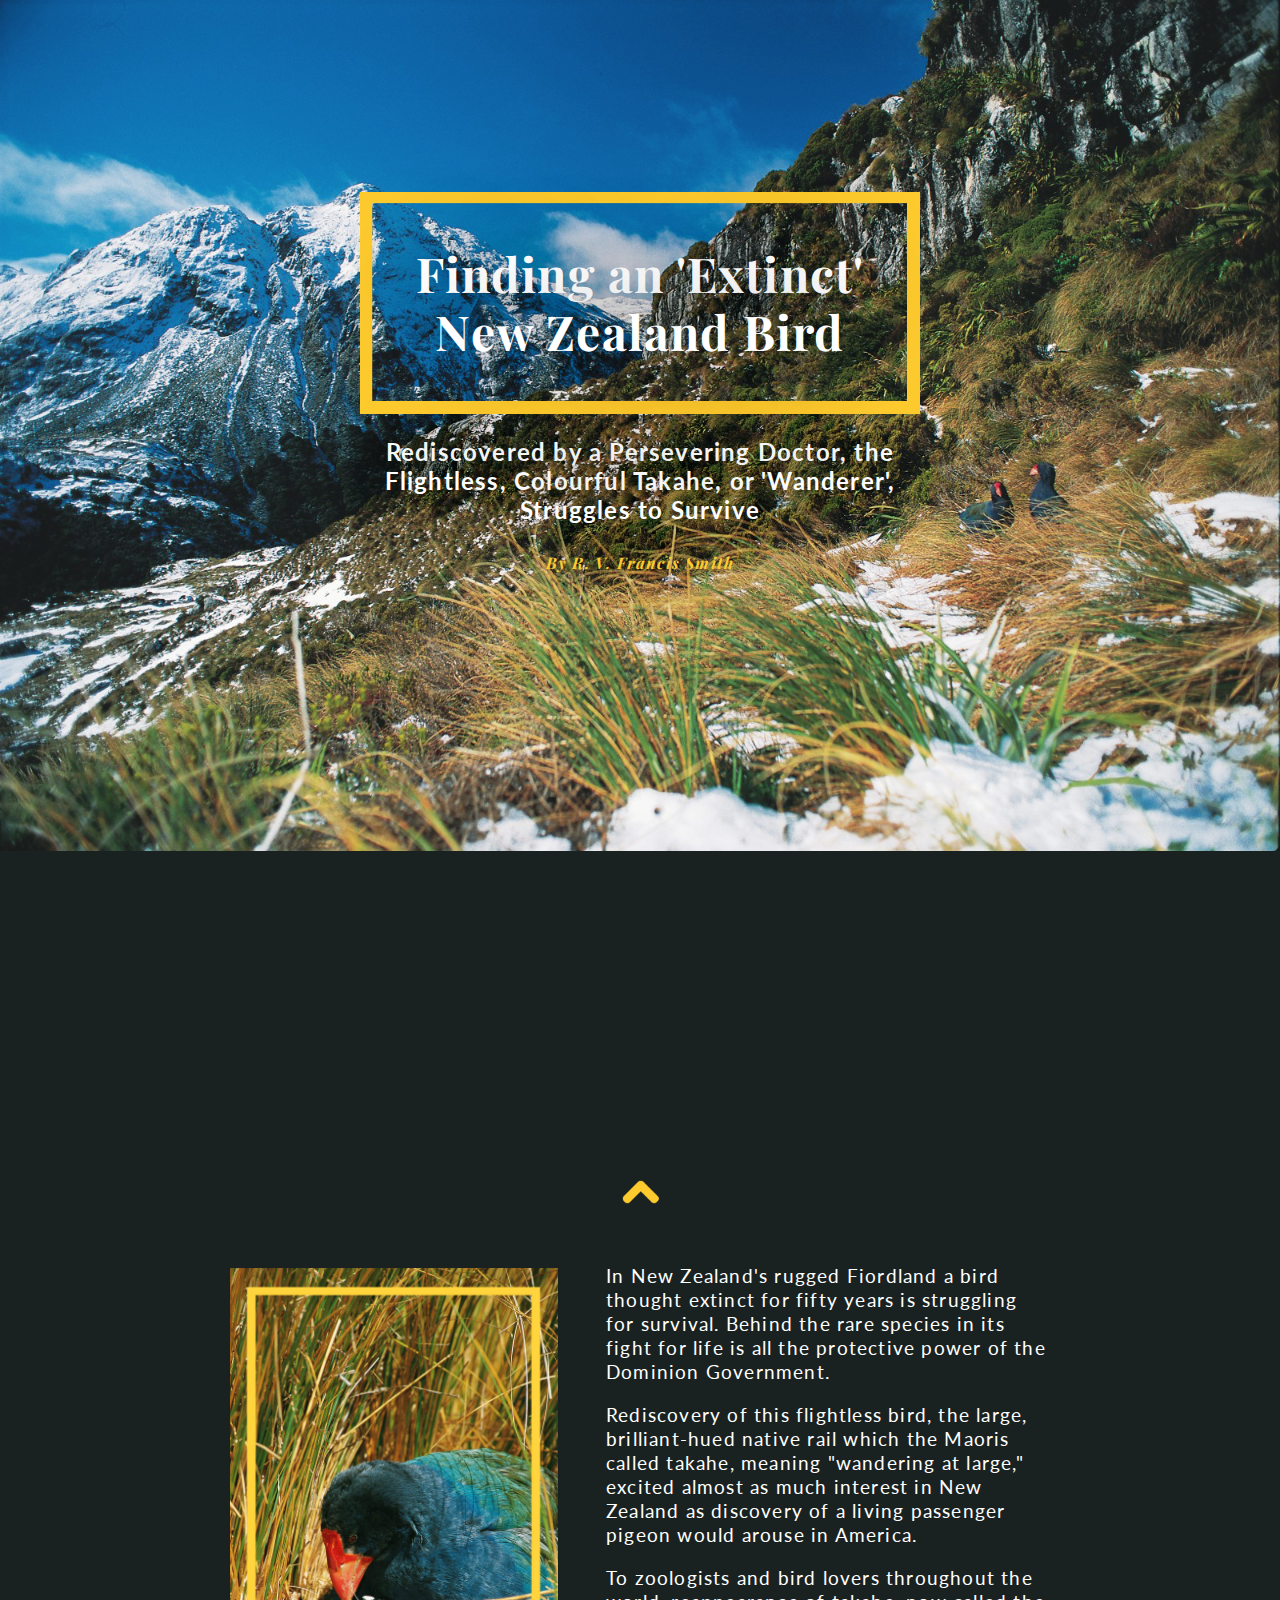
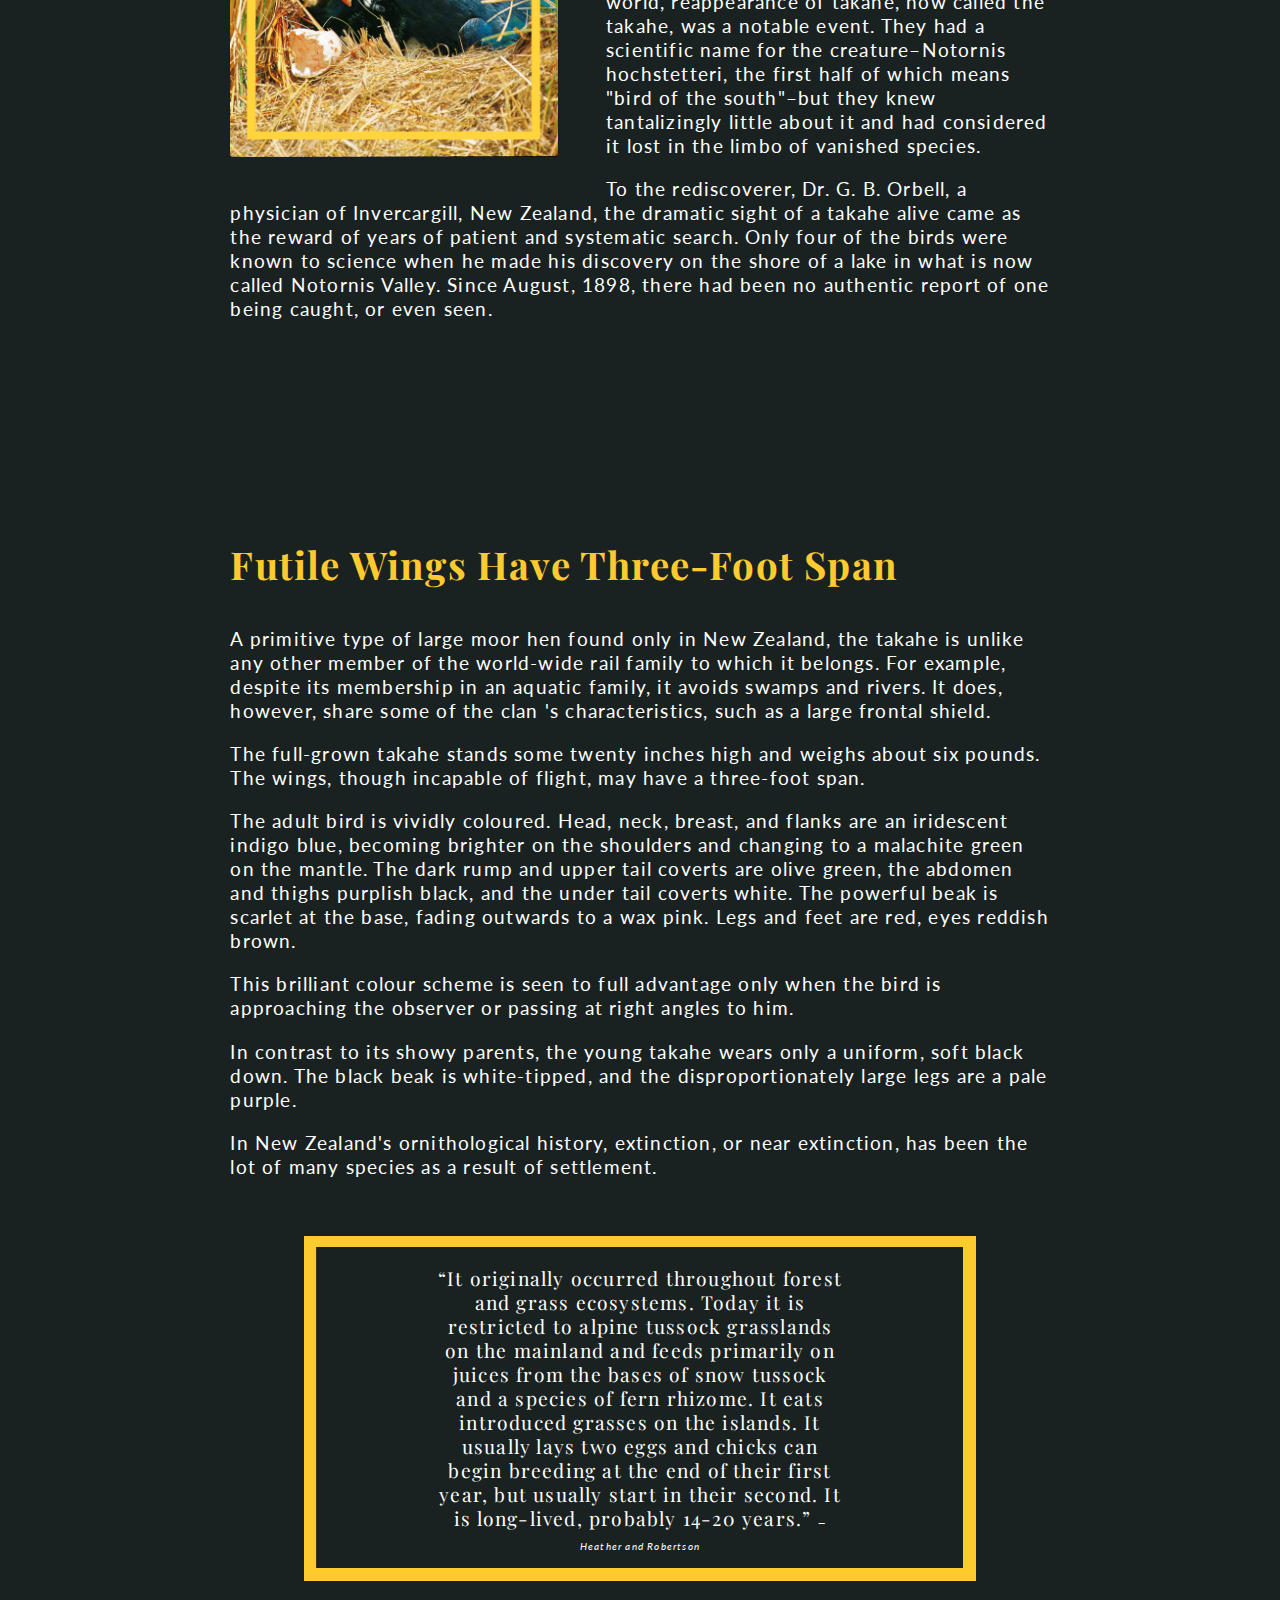
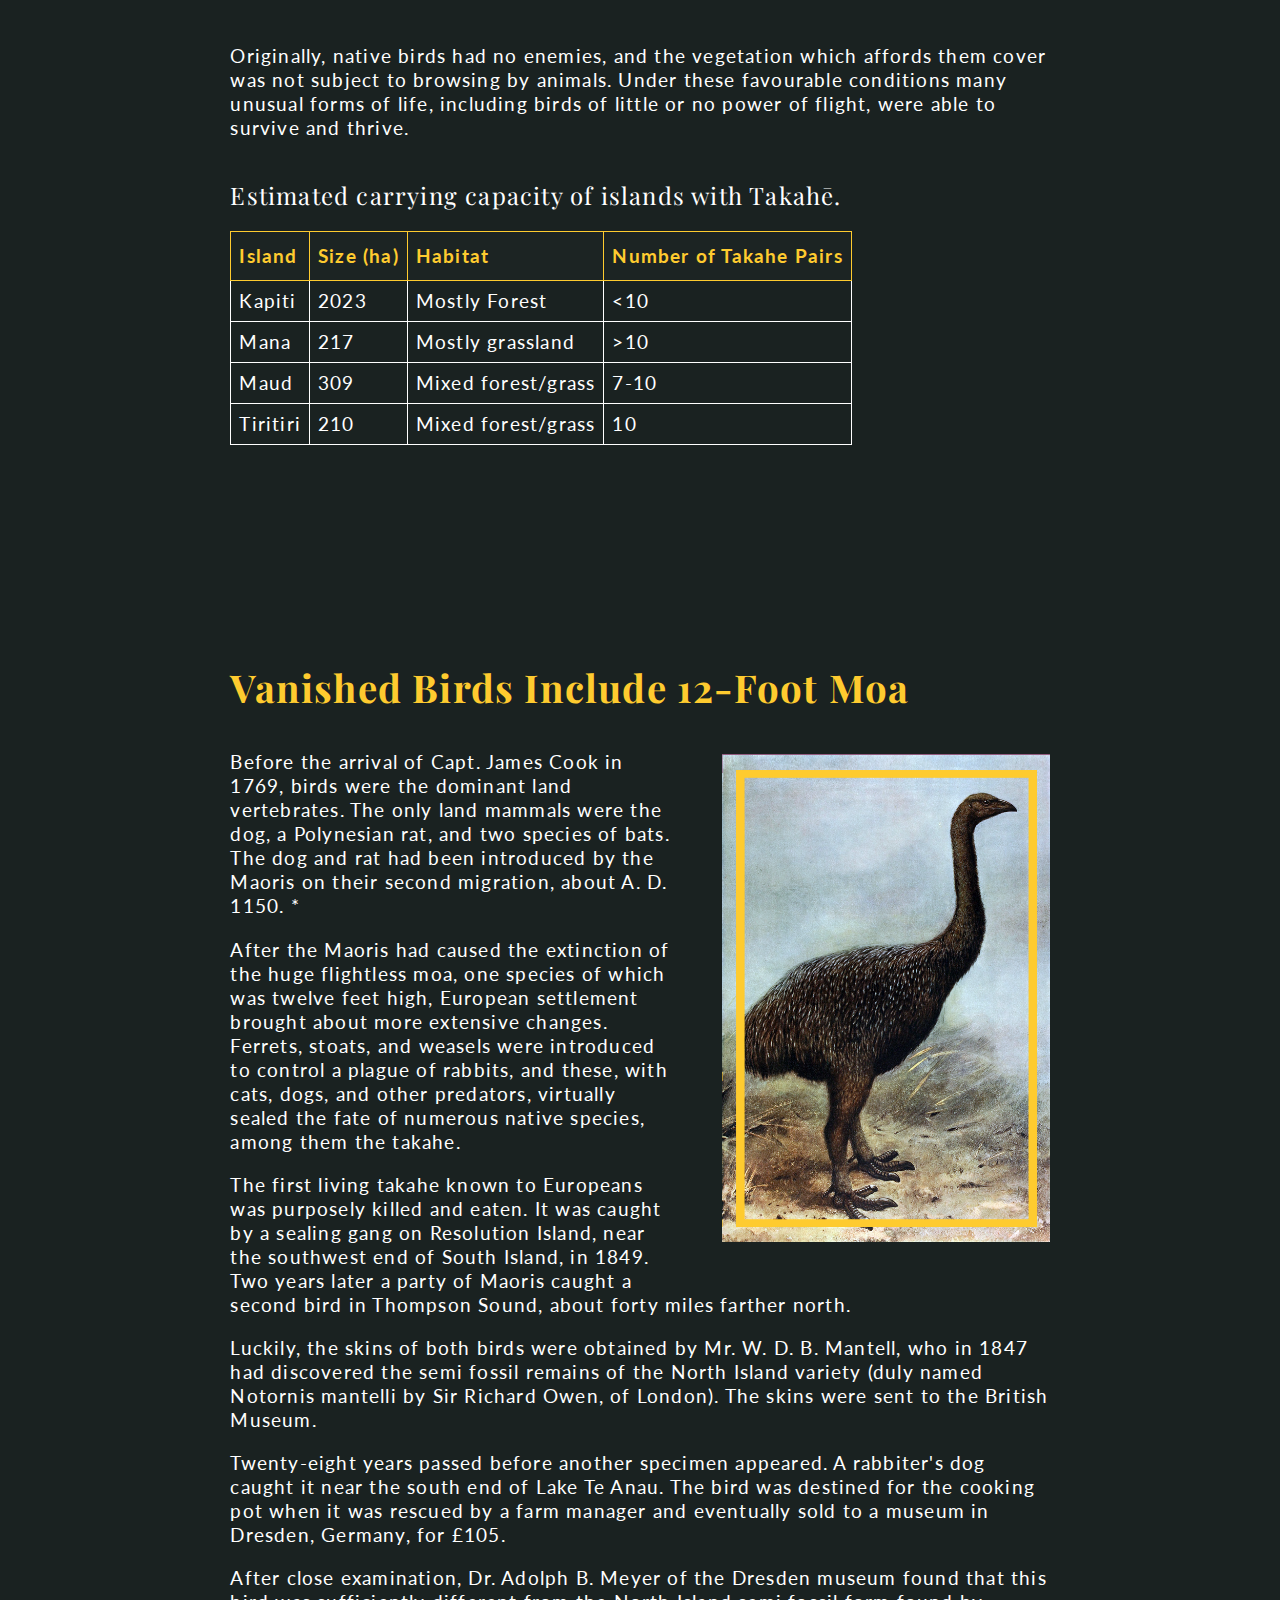
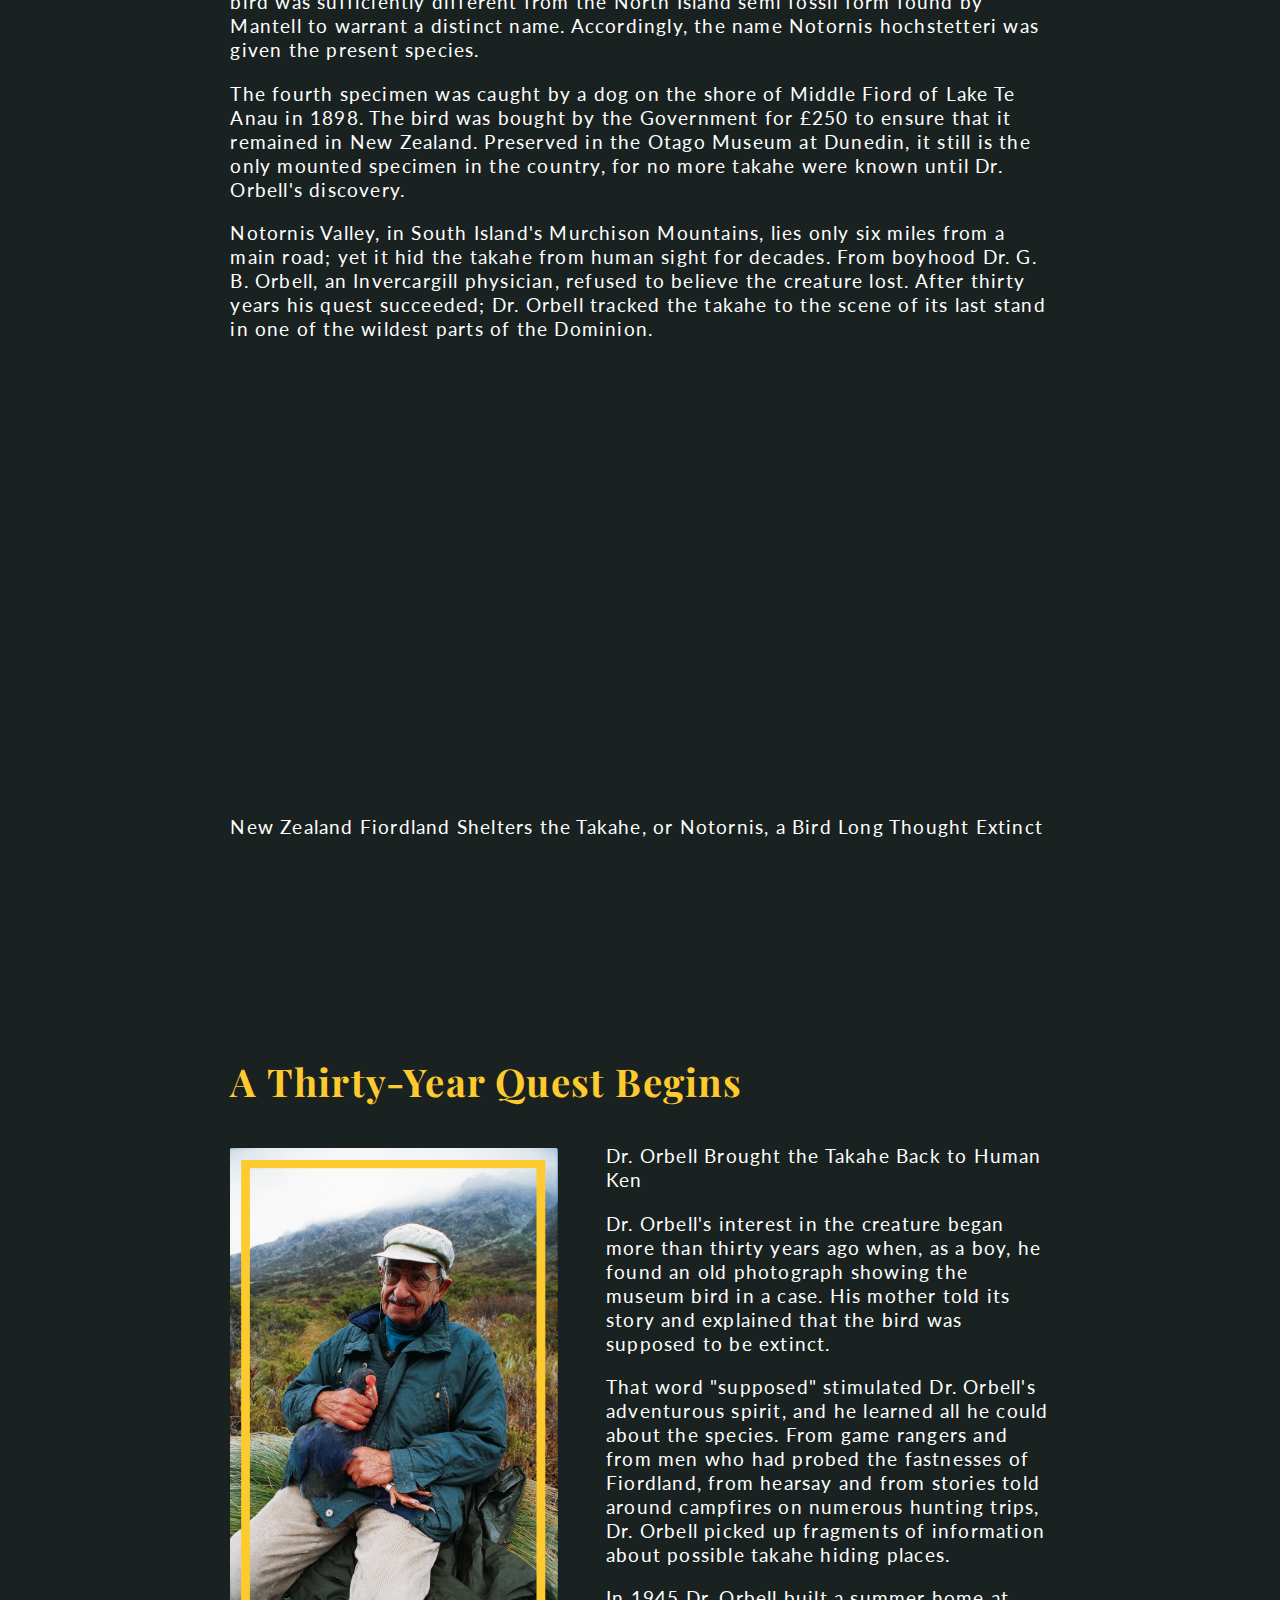
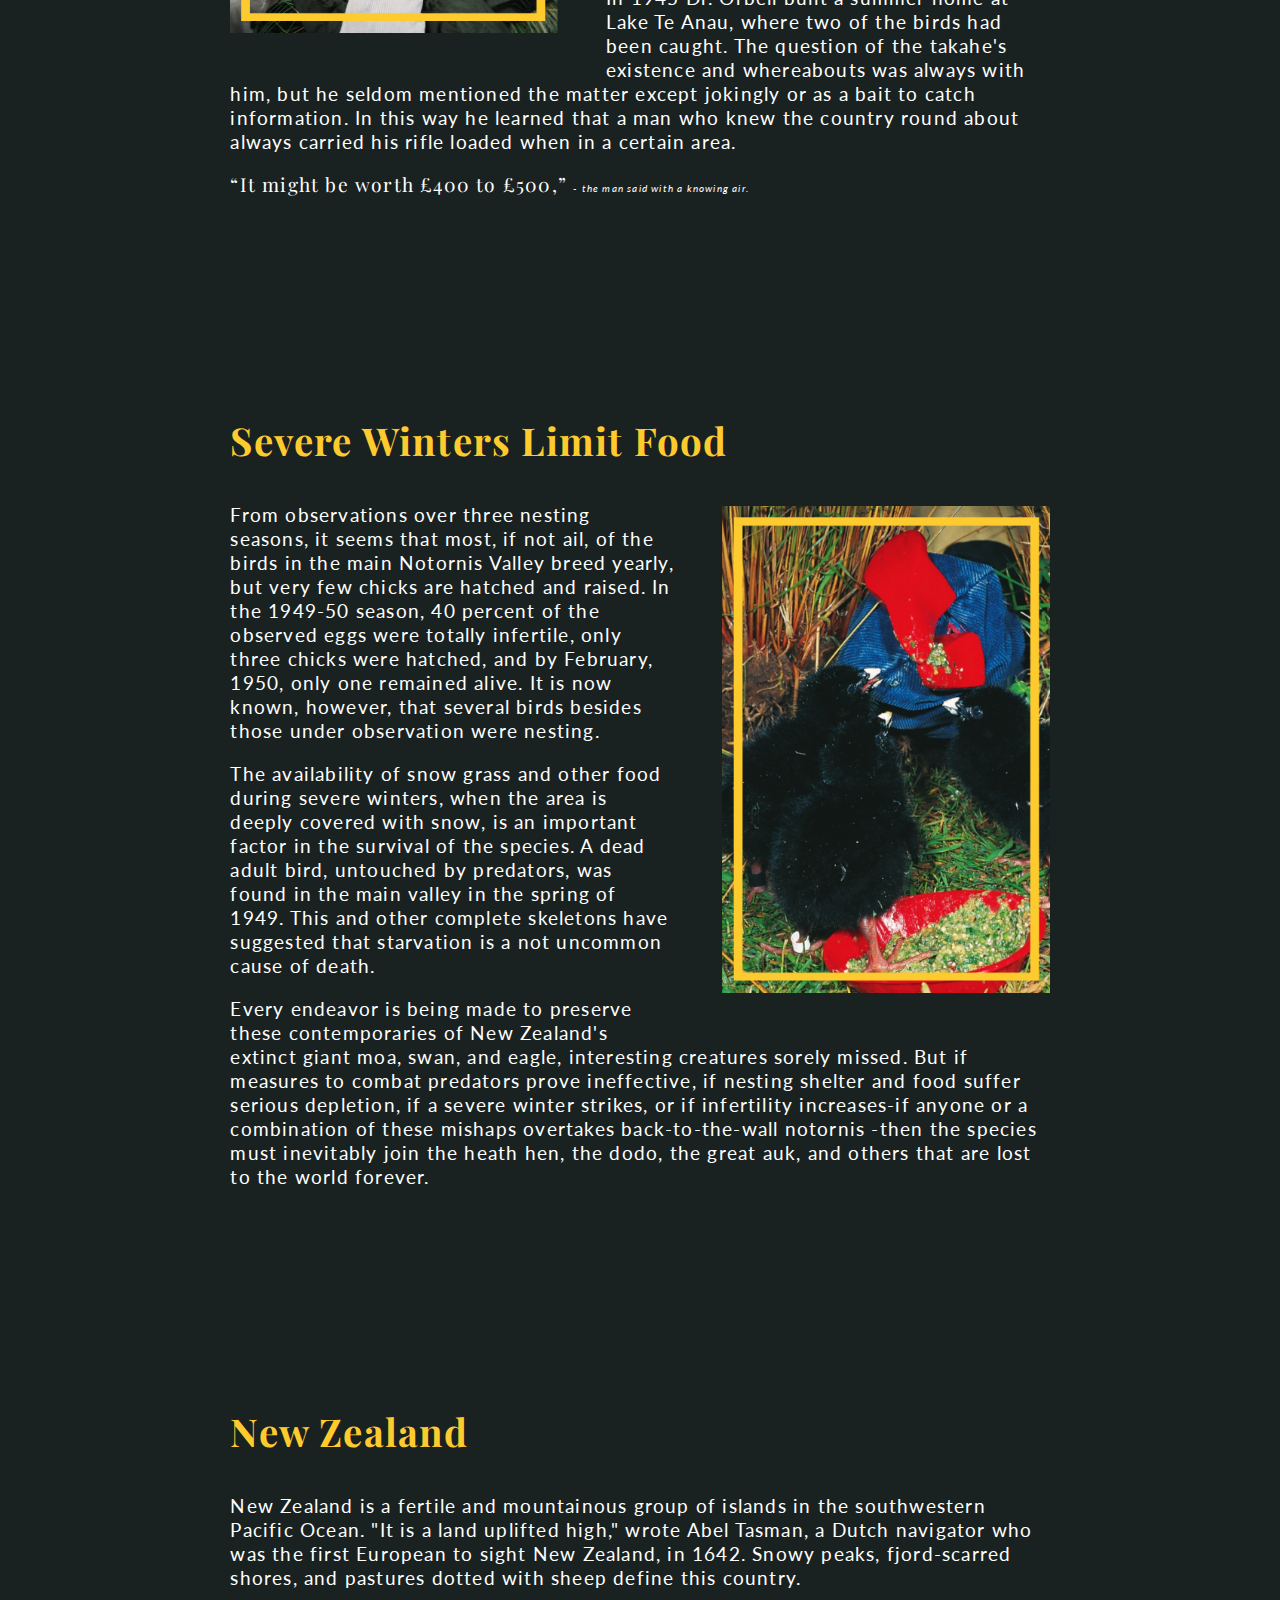
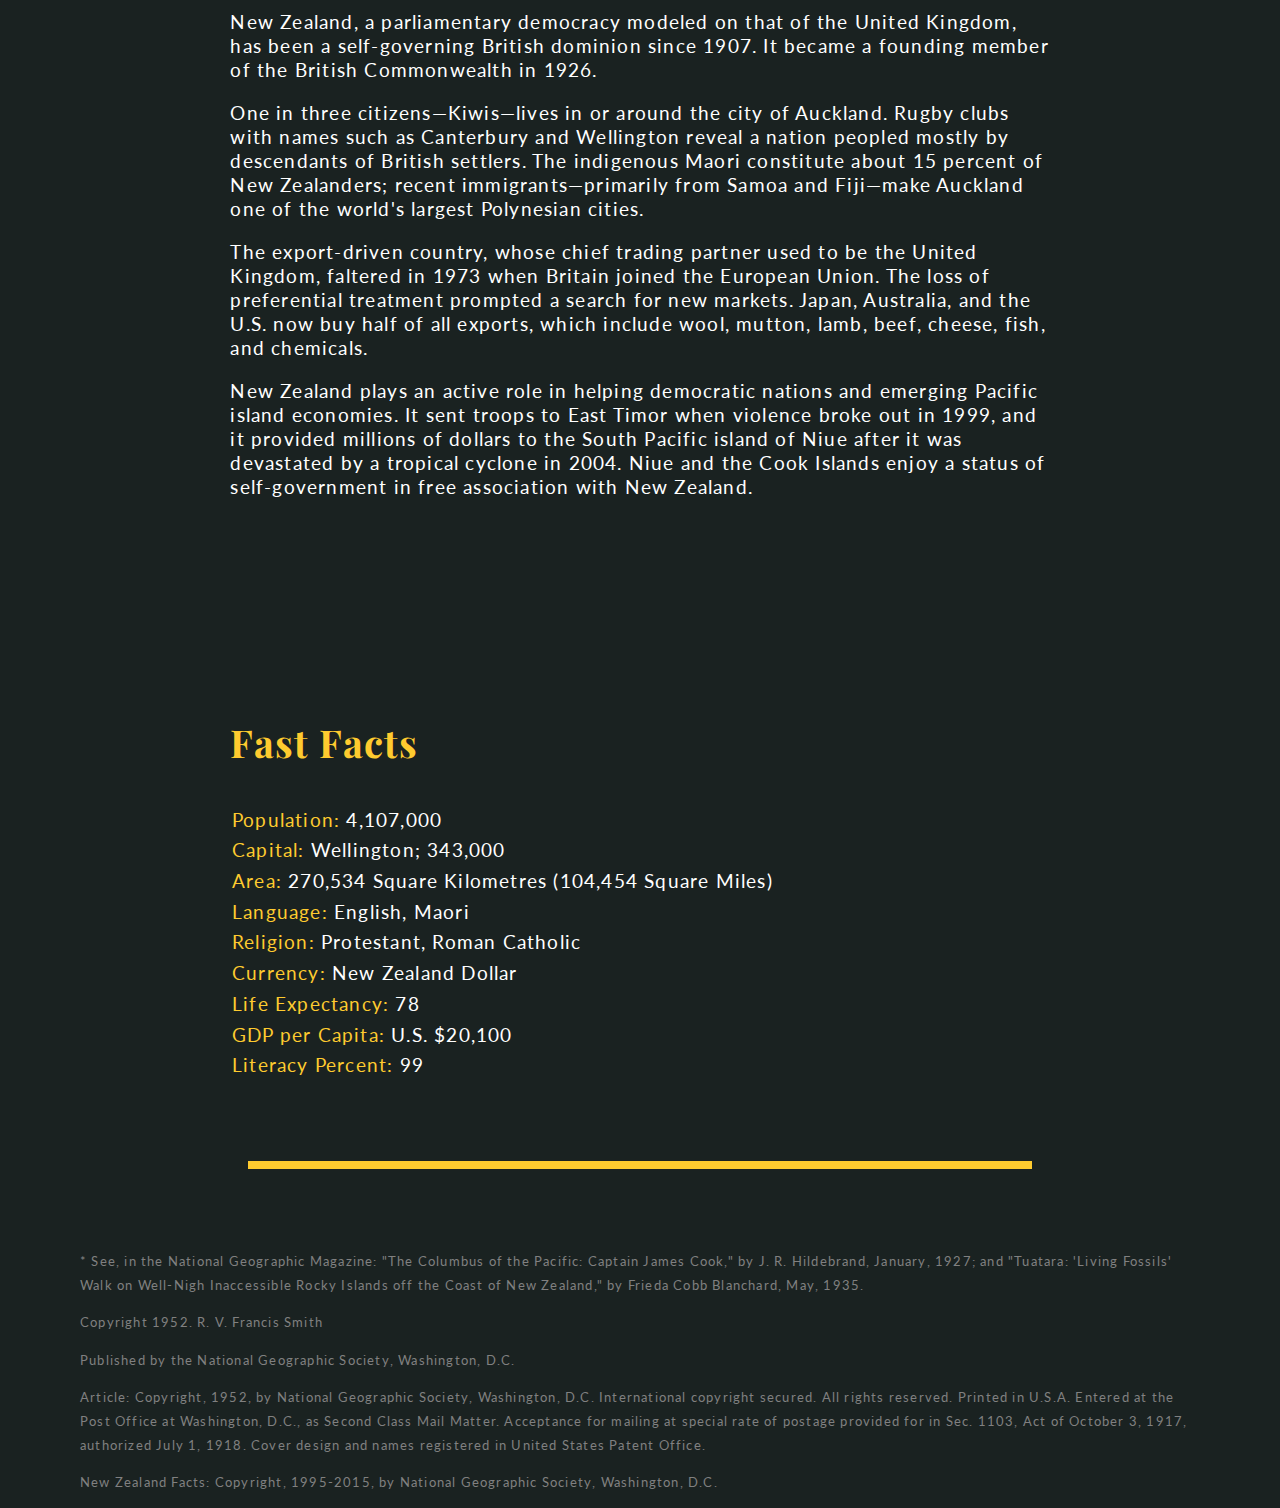
<file: index.html>
<!DOCTYPE html>
<html lang="en">
    <head>
        <meta charset="UTF-8">
        <title>Takahe</title>
        <link href="style.css" type="text/css" rel="stylesheet">
  <link href="https://fonts.googleapis.com/css?family=Lato" rel="stylesheet">
       <link href="https://fonts.googleapis.com/css?family=Playfair+Display:700" rel="stylesheet">
        
    </head>
   

    <body class="main">
       
        <div class="cover"> 
        
          
          
          <div class="container">
  <img class="titleblock" src="images/titleblock.png">
 
  <div class="centered"> <h1>Finding an 'Extinct' <br>New Zealand Bird<h1> </div>
</div>
           <h3>Rediscovered by a Persevering Doctor, the Flightless, Colourful Takahe, or 'Wanderer', Struggles to Survive</h3>

    <h5><i>By R. V. Francis Smith</i></h5>

           
        </div>
        
   

        <div class="arrow-container">
            <a id="content-view"><img src="images/arrow.png"></a>
        </div>
        
        
<article>

<div class="mainbody">
<section class="dark">



<img class="takahe1" src="images/takahe2.jpg">
<p>In New Zealand's rugged Fiordland a bird thought extinct for fifty years is struggling for survival. Behind the rare species in its fight for life is all the protective power of the Dominion Government.</p>

<p>Rediscovery of this flightless bird, the large, brilliant-hued native rail which the Maoris called takahe, meaning "wandering at large," excited almost as much interest in New Zealand as discovery of a living passenger pigeon would arouse in America.</p>

<p>To zoologists and bird lovers throughout the world, reappearance of takahe, now called the takahe, was a notable event. They had a scientific name for the creature–Notornis hochstetteri, the first half of which means "bird of the south"–but they knew tantalizingly little about it and had considered it lost in the limbo of vanished species.</p>

<p>To the rediscoverer, Dr. G. B. Orbell, a physician of Invercargill, New Zealand, the dramatic sight of a takahe alive came as the reward of years of patient and systematic search. Only four of the birds were known to science when he made his discovery on the shore of a lake in what is now called Notornis Valley. Since August, 1898, there had been no authentic report of one being caught, or even seen.</p>

    </section>
    
    
<section class="light"></section>
   
    <h4>Futile Wings Have Three-Foot Span</h4>

<p>A primitive type of large moor hen found only in New Zealand, the takahe is unlike any other member of the world-wide rail family to which it belongs. For example, despite its membership in an aquatic family, it avoids swamps and rivers. It does, however, share some of the clan 's characteristics, such as a large frontal shield.</p>

<p>The full-grown takahe stands some twenty inches high and weighs about six pounds. The wings, though incapable of flight, may have a three-foot span.</p>

<p>The adult bird is vividly coloured. Head, neck, breast, and flanks are an iridescent indigo blue, becoming brighter on the shoulders and changing to a malachite green on the mantle. The dark rump and upper tail coverts are olive green, the abdomen and thighs purplish black, and the under tail coverts white. The powerful beak is scarlet at the base, fading outwards to a wax pink. Legs and feet are red, eyes reddish brown.</p>

<p>This brilliant colour scheme is seen to full advantage only when the bird is approaching the observer or passing at right angles to him.</p>

<p>In contrast to its showy parents, the young takahe wears only a uniform, soft black down. The black beak is white-tipped, and the disproportionately large legs are a pale purple.</p>

<p>In New Zealand's ornithological history, extinction, or near extinction, has been the lot of many species as a result of settlement.</p>




 
  <div class="container1">
  <img class="quoteblock" src="images/quoteblock.png" style="width:35em;">
  
      <div class="centered1"><quote>&ldquo;It originally occurred throughout forest and grass ecosystems. Today it is restricted to alpine tussock grasslands on the mainland and feeds primarily on juices from the bases of snow tussock and a species of fern rhizome. It eats introduced grasses on the islands. It usually lays two eggs and chicks can begin breeding at the end of their first year, but usually start in their second. It is long-lived, probably 14-20 years.&rdquo;</quote> <cite>—Heather and Robertson</cite></div>
</div>


    <p>Originally, native birds had no enemies, and the vegetation which affords them cover was not subject to browsing by animals. Under these favourable conditions many unusual forms of life, including birds of little or no power of flight, were able to survive and thrive.</p>


<table class="carrying-capacity" align="center">
 <caption> Estimated carrying capacity of islands with Takahē.</caption>
  <tr>
    <th>Island</th>
    <th>Size (ha)</th>
    <th>Habitat</th>
    <th>Number of Takahe Pairs</th>
  </tr>
  <tr>
    <td>Kapiti</td>
    <td>2023</td>
    <td>Mostly Forest</td>
    <td>&lt;10</td>
  </tr>
  <tr>
    <td>Mana</td>
    <td>217</td>
    <td>Mostly grassland</td>
    <td>>10</td>
  </tr>
  <tr>
    <td>Maud</td>
    <td>309</td>
      <td>Mixed forest/grass</td>
    <td>7-10</td>
  </tr>
  <tr>
    <td>Tiritiri</td>
    <td>210</td>
      <td>Mixed forest/grass</td>
    <td>10</td>
  
</table>

</section>

<section class="dark">

<h4>Vanished Birds Include 12-Foot Moa</h4>
    
    <img class="moa" src="images/moa.png">

    <p>Before the arrival of Capt. James Cook in 1769, birds were the dominant land vertebrates. The only land mammals were the dog, a Polynesian rat, and two species of bats. The dog and rat had been introduced by the Maoris on their second migration, about A. D. 1150. *</p>

<p>After the Maoris had caused the extinction of the huge flightless moa, one species of which was twelve feet high, European settlement brought about more extensive changes. Ferrets, stoats, and weasels were introduced to control a plague of rabbits, and these, with cats, dogs, and other predators, virtually sealed the fate of numerous native species, among them the takahe.</p>

<p>The first living takahe known to Europeans was purposely killed and eaten. It was caught by a sealing gang on Resolution Island, near the southwest end of South Island, in 1849. Two years later a party of Maoris caught a second bird in Thompson Sound, about forty miles farther north.</p>

<p>Luckily, the skins of both birds were obtained by Mr. W. D. B. Mantell, who in 1847 had discovered the semi fossil remains of the North Island variety (duly named Notornis mantelli by Sir Richard Owen, of London). The skins were sent to the British Museum.</p>

<p>Twenty-eight years passed before another specimen appeared. A rabbiter's dog caught it near the south end of Lake Te Anau. The bird was destined for the cooking pot when it was rescued by a farm manager and eventually sold to a museum in Dresden, Germany, for £105.</p>

<p>After close examination, Dr. Adolph B. Meyer of the Dresden museum found that this bird was sufficiently different from the North Island semi fossil form found by Mantell to warrant a distinct name. Accordingly, the name Notornis hochstetteri was given the present species.</p>

<p>The fourth specimen was caught by a dog on the shore of Middle Fiord of Lake Te Anau in 1898. The bird was bought by the Government for £250 to ensure that it remained in New Zealand. Preserved in the Otago Museum at Dunedin, it still is the only mounted specimen in the country, for no more takahe were known until Dr. Orbell's discovery.</p>

<p>Notornis Valley, in South Island's Murchison Mountains, lies only six miles from a main road; yet it hid the takahe from human sight for decades. From boyhood Dr. G. B. Orbell, an Invercargill physician, refused to believe the creature lost. After thirty years his quest succeeded; Dr. Orbell tracked the takahe to the scene of its last stand in one of the wildest parts of the Dominion.</p>


<iframe src="https://www.google.com/maps/embed?pb=!1m18!1m12!1m3!1d1432258.3361062035!2d167.13478574824023!3d-45.48230085954357!2m3!1f0!2f0!3f0!3m2!1i1024!2i768!4f13.1!3m3!1m2!1s0xa9d6ab96f430878b%3A0x500ef8684796dc0!2sFiordland+National+Park%2C+New+Zealand!5e0!3m2!1sen!2suk!4v1525693059576" width="100%" height="450" frameborder="0" style="border:0" allowfullscreen></iframe>


<caption>New Zealand Fiordland Shelters the Takahe, or Notornis, a Bird Long Thought Extinct</caption>

</section>
    
    <section class="light">

    <h4>A Thirty-Year Quest Begins</h4>
    <img class="takahe1" src="images/orbell.png">
     <caption>Dr. Orbell Brought the Takahe Back to Human Ken<caption>
    
    
<p>Dr. Orbell's interest in the creature began more than thirty years ago when, as a boy, he found an old photograph showing the museum bird in a case. His mother told its story and explained that the bird was supposed to be extinct.</p>

<p>That word "supposed" stimulated Dr. Orbell's adventurous spirit, and he learned all he could about the species. From game rangers and from men who had probed the fastnesses of Fiordland, from hearsay and from stories told around campfires on numerous hunting trips, Dr. Orbell picked up fragments of information about possible takahe hiding places.</p>

<p>In 1945 Dr. Orbell built a summer home at Lake Te Anau, where two of the birds had been caught. The question of the takahe's existence and whereabouts was always with him, but he seldom mentioned the matter except jokingly or as a bait to catch information. In this way he learned that a man who knew the country round about always carried his rifle loaded when in a certain area.</p>

<quote>&ldquo;It might be worth £400 to £500,&rdquo; </quote> <cite>- the man said with a knowing air.<cite>



    
   

</section>

<section class="dark">

<h4>Severe Winters Limit Food</h4>

<img class="moa" src="images/chicks.png">

<p>From observations over three nesting seasons, it seems that most, if not ail, of the birds in the main Notornis Valley breed yearly, but very few chicks are hatched and raised. In the 1949-50 season, 40 percent of the observed eggs were totally infertile, only three chicks were hatched, and by February, 1950, only one remained alive. It is now known, however, that several birds besides those under observation were nesting.</p>

<p>The availability of snow grass and other food during severe winters, when the area is deeply covered with snow, is an important factor in the survival of the species. A dead adult bird, untouched by predators, was found in the main valley in the spring of 1949. This and other complete skeletons have suggested that starvation is a not uncommon cause of death.</p>

<p>Every endeavor is being made to preserve these contemporaries of New Zealand's extinct giant moa, swan, and eagle, interesting creatures sorely missed. But if measures to combat predators prove ineffective, if nesting shelter and food suffer serious depletion, if a severe winter strikes, or if infertility increases-if anyone or a combination of these mishaps overtakes back-to-the-wall notornis -then the species must inevitably join the heath hen, the dodo, the great auk, and others that are lost to the world forever.</p>

</section>
    
    <section class="light">

    <h4>New Zealand</h4>

<p>New Zealand is a fertile and mountainous group of islands in the southwestern Pacific Ocean. "It is a land uplifted high," wrote Abel Tasman, a Dutch navigator who was the first European to sight New Zealand, in 1642. Snowy peaks, fjord-scarred shores, and pastures dotted with sheep define this country.</p>

<p>New Zealand, a parliamentary democracy modeled on that of the United Kingdom, has been a self-governing British dominion since 1907. It became a founding member of the British Commonwealth in 1926.</p>

<p>One in three citizens—Kiwis—lives in or around the city of Auckland. Rugby clubs with names such as Canterbury and Wellington reveal a nation peopled mostly by descendants of British settlers. The indigenous Maori constitute about 15 percent of New Zealanders; recent immigrants—primarily from Samoa and Fiji—make Auckland one of the world's largest Polynesian cities.</p>

<p>The export-driven country, whose chief trading partner used to be the United Kingdom, faltered in 1973 when Britain joined the European Union. The loss of preferential treatment prompted a search for new markets. Japan, Australia, and the U.S. now buy half of all exports, which include wool, mutton, lamb, beef, cheese, fish, and chemicals.</p>

<p>New Zealand plays an active role in helping democratic nations and emerging Pacific island economies. It sent troops to East Timor when violence broke out in 1999, and it provided millions of dollars to the South Pacific island of Niue after it was devastated by a tropical cyclone in 2004. Niue and the Cook Islands enjoy a status of self-government in free association with New Zealand.</p>

</section>

<h4>Fast Facts</h4>

 <ul>
    <li><span class="yella">Population: </span>4,107,000</li>
    <li><span class="yella">Capital:  </span>Wellington; 343,000</li>
     <li><span class="yella">Area:</span> 270,534 Square Kilometres (104,454 Square Miles)</li>
     <li><span class="yella">Language:</span> English, Maori</li>
     <li><span class="yella">Religion:</span> Protestant, Roman Catholic</li>
     <li><span class="yella">Currency:</span> New Zealand Dollar</li>
     <li><span class="yella">Life Expectancy:</span> 78</li>
     <li><span class="yella">GDP per Capita:</span> U.S. $20,100</li>
     <li><span class="yella">Literacy Percent:</span> 99</li>
    </ul>
         
         

</div>
<footer class="footer">
    
     <hr class=line>
    <small>

    <p>* See, in the National Geographic Magazine: "The Columbus of the Pacific: Captain James Cook," by J. R. Hildebrand, January, 1927; and "Tuatara: 'Living Fossils' Walk on Well-Nigh Inaccessible Rocky Islands off the Coast of New Zealand," by Frieda Cobb Blanchard, May, 1935.</p>



<p>Copyright 1952. R. V. Francis Smith</p>



<p>Published by the National Geographic Society, Washington, D.C.</p>

<p>Article: Copyright, 1952, by National Geographic Society, Washington, D.C. International copyright secured. All rights reserved. Printed in U.S.A. Entered at the Post Office at Washington, D.C., as Second Class Mail Matter. Acceptance for mailing at special rate of postage provided for in Sec. 1103, Act of October 3, 1917, authorized July 1, 1918. Cover design and names registered in United States Patent Office.</p>

<p>New Zealand Facts: Copyright, 1995-2015, by National Geographic Society, Washington, D.C.</p>
    </small>
    </footer>







        
        
        

       

            
              </article>   
           
    

    </body>
        
        
</html>
</file>
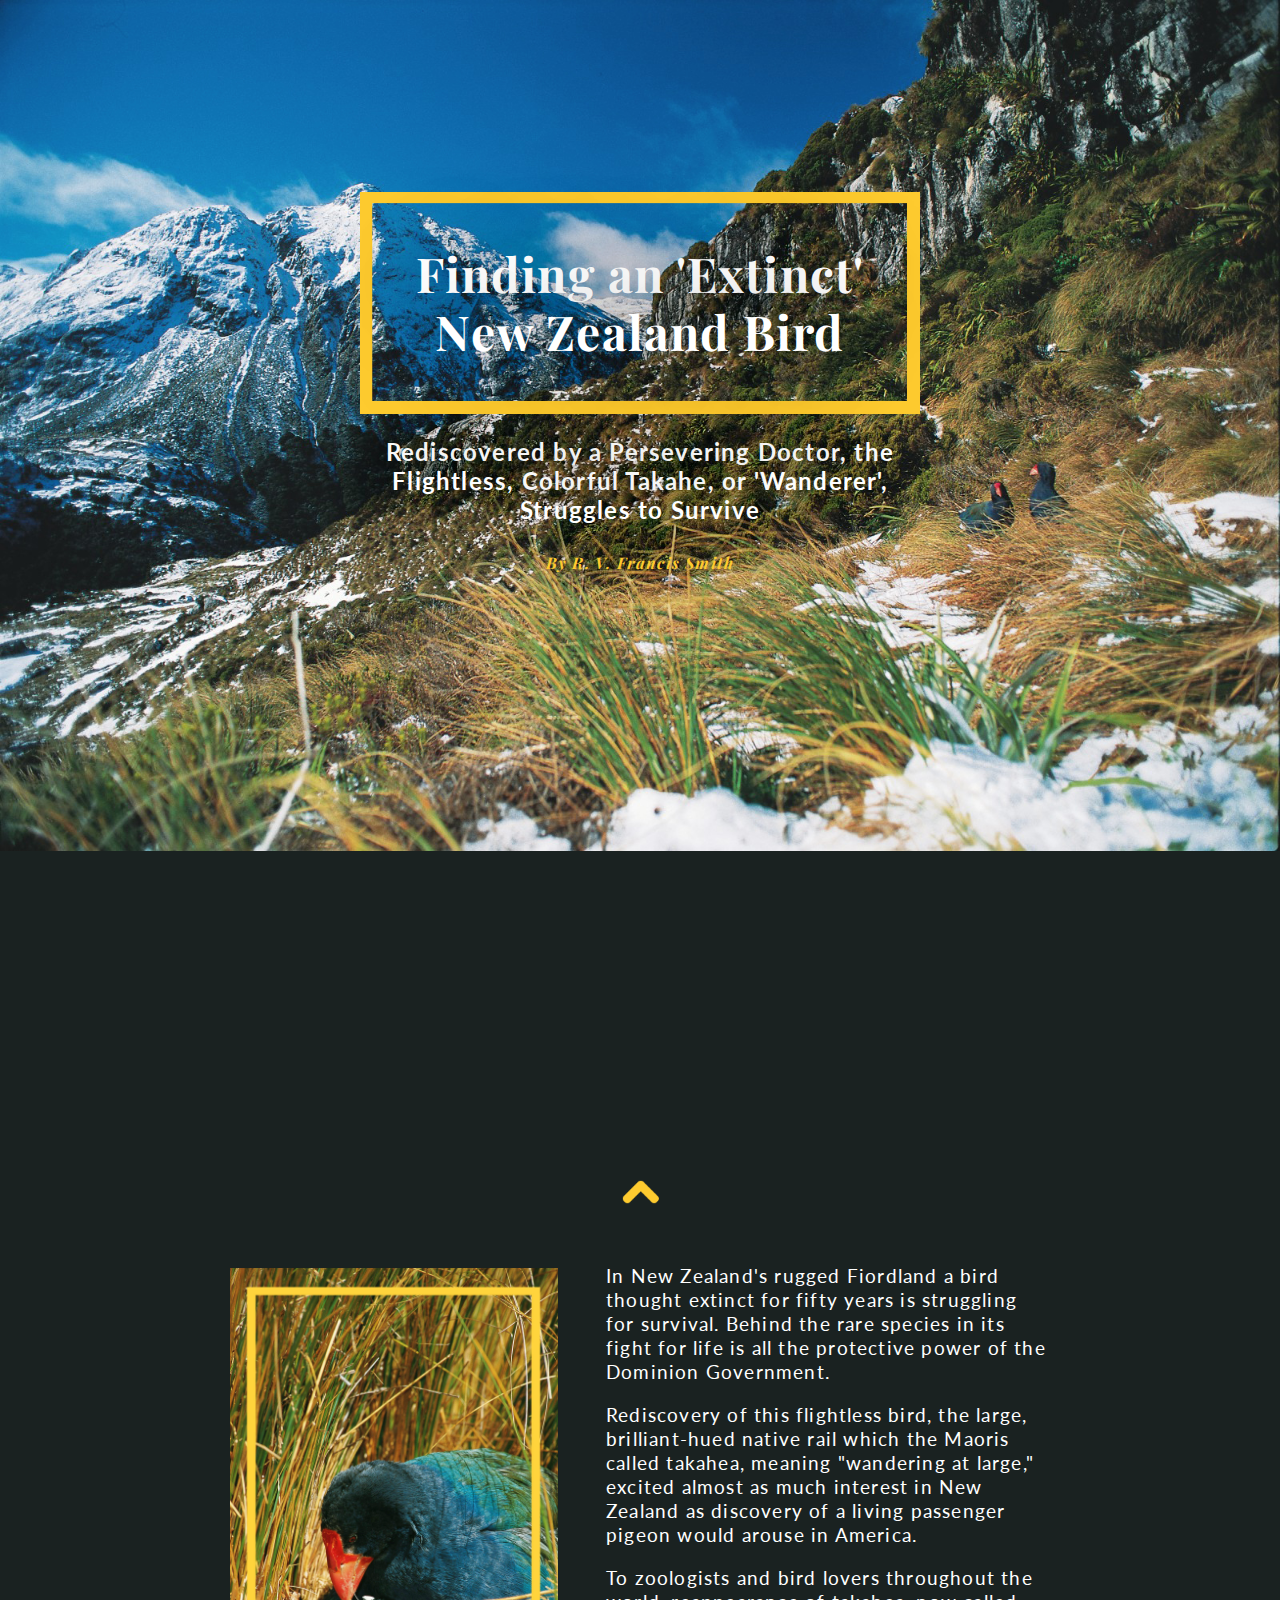
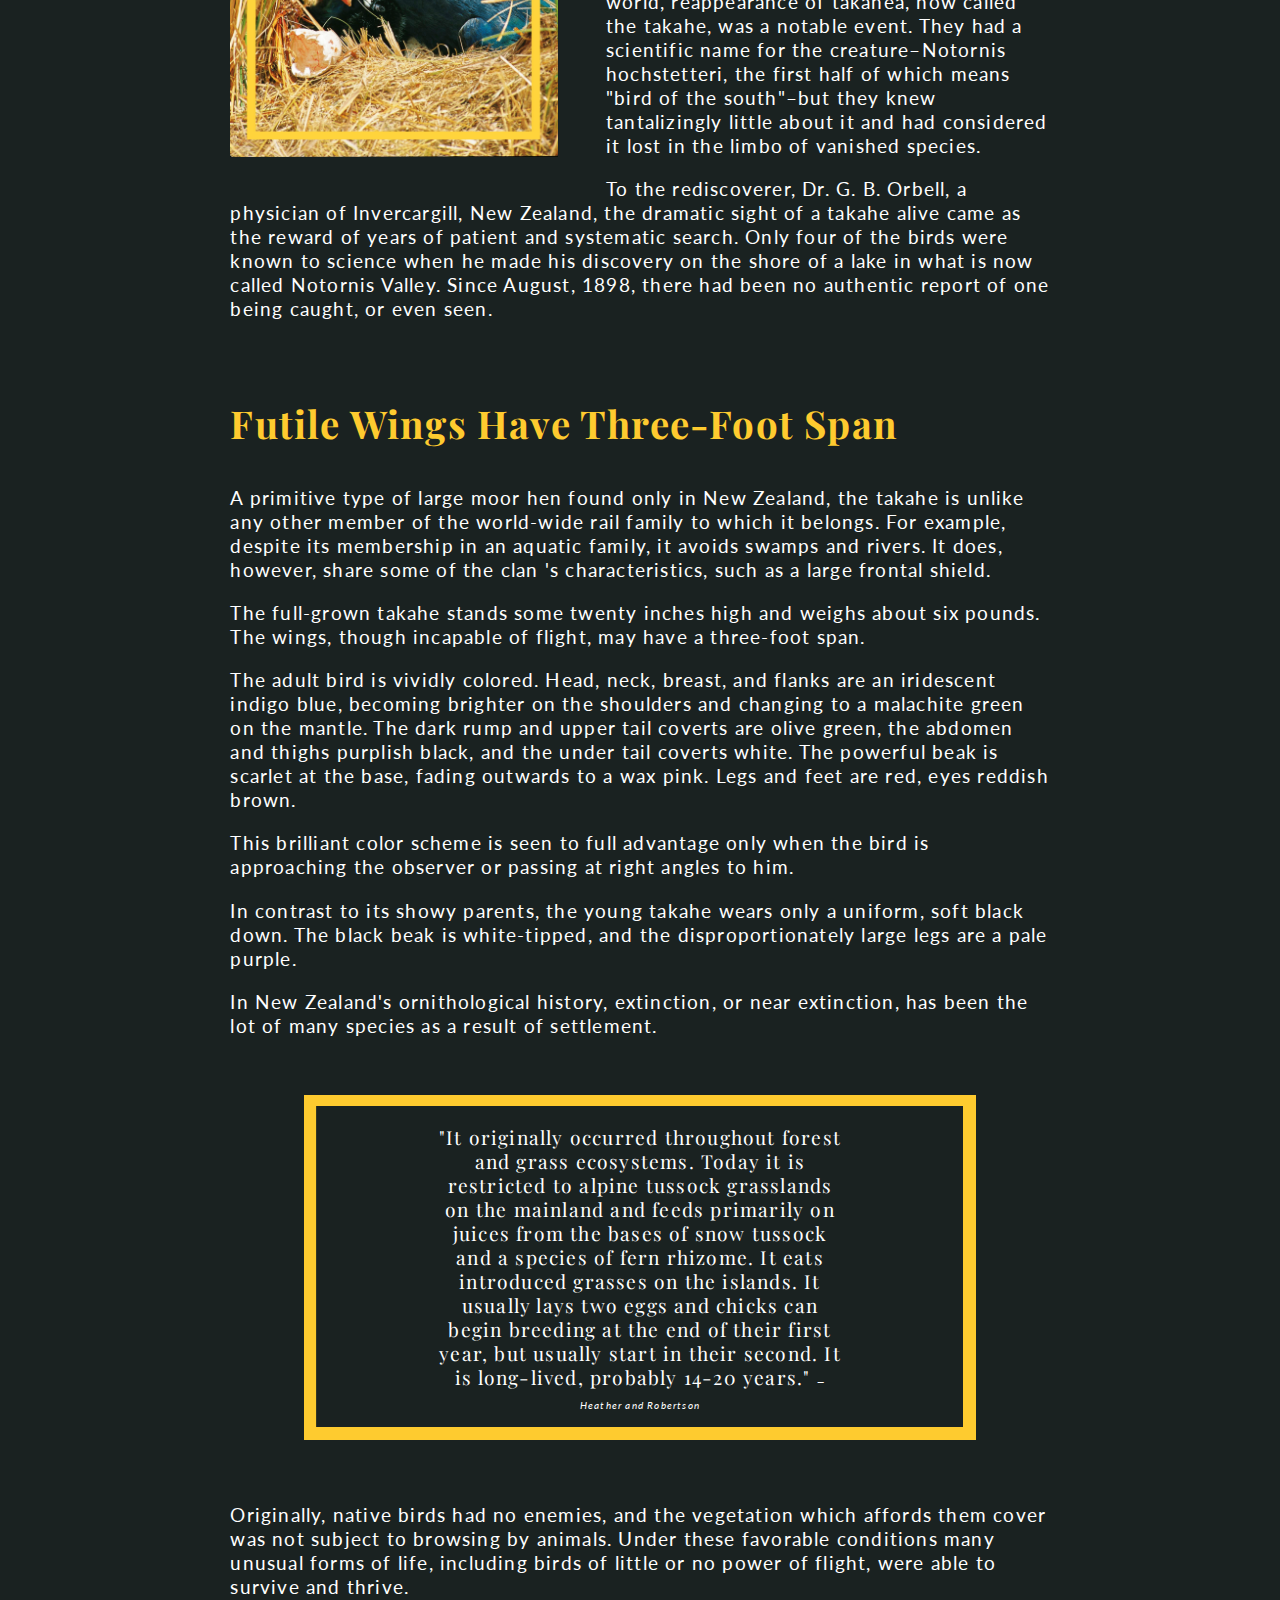
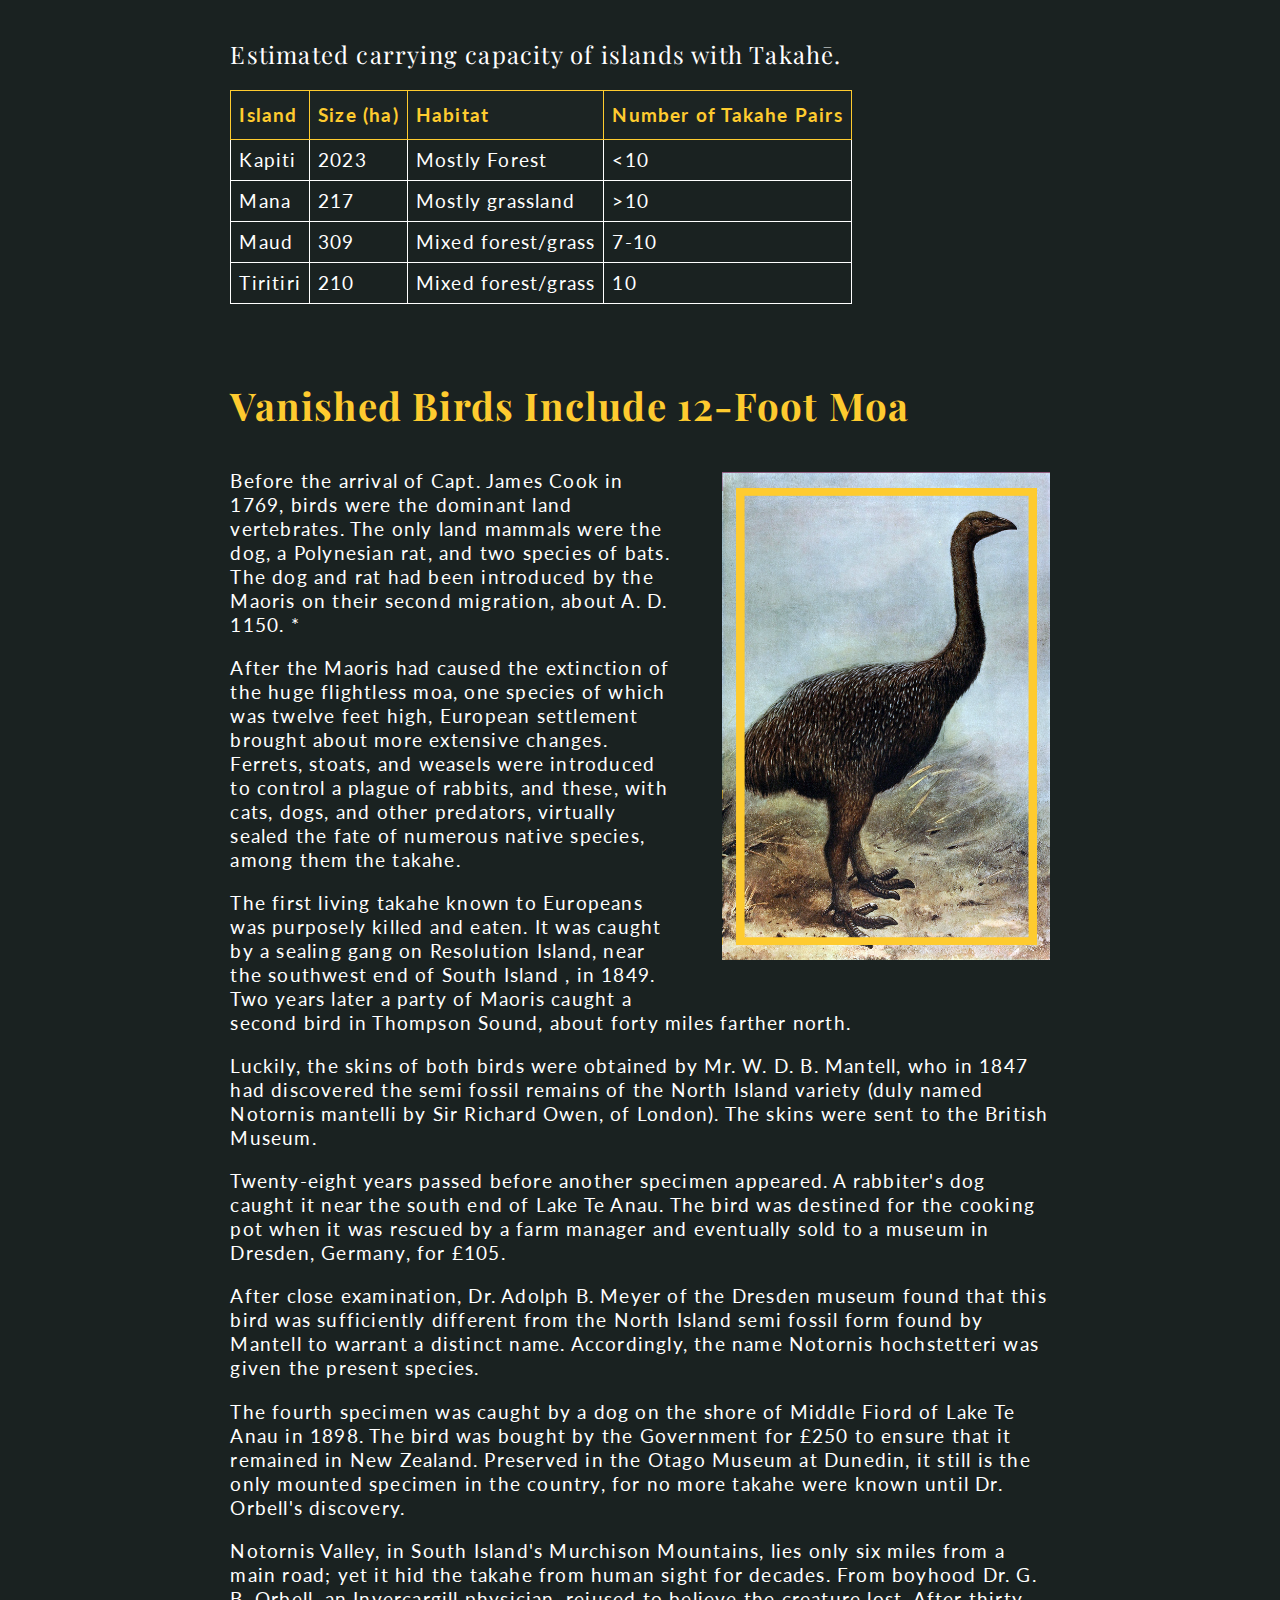
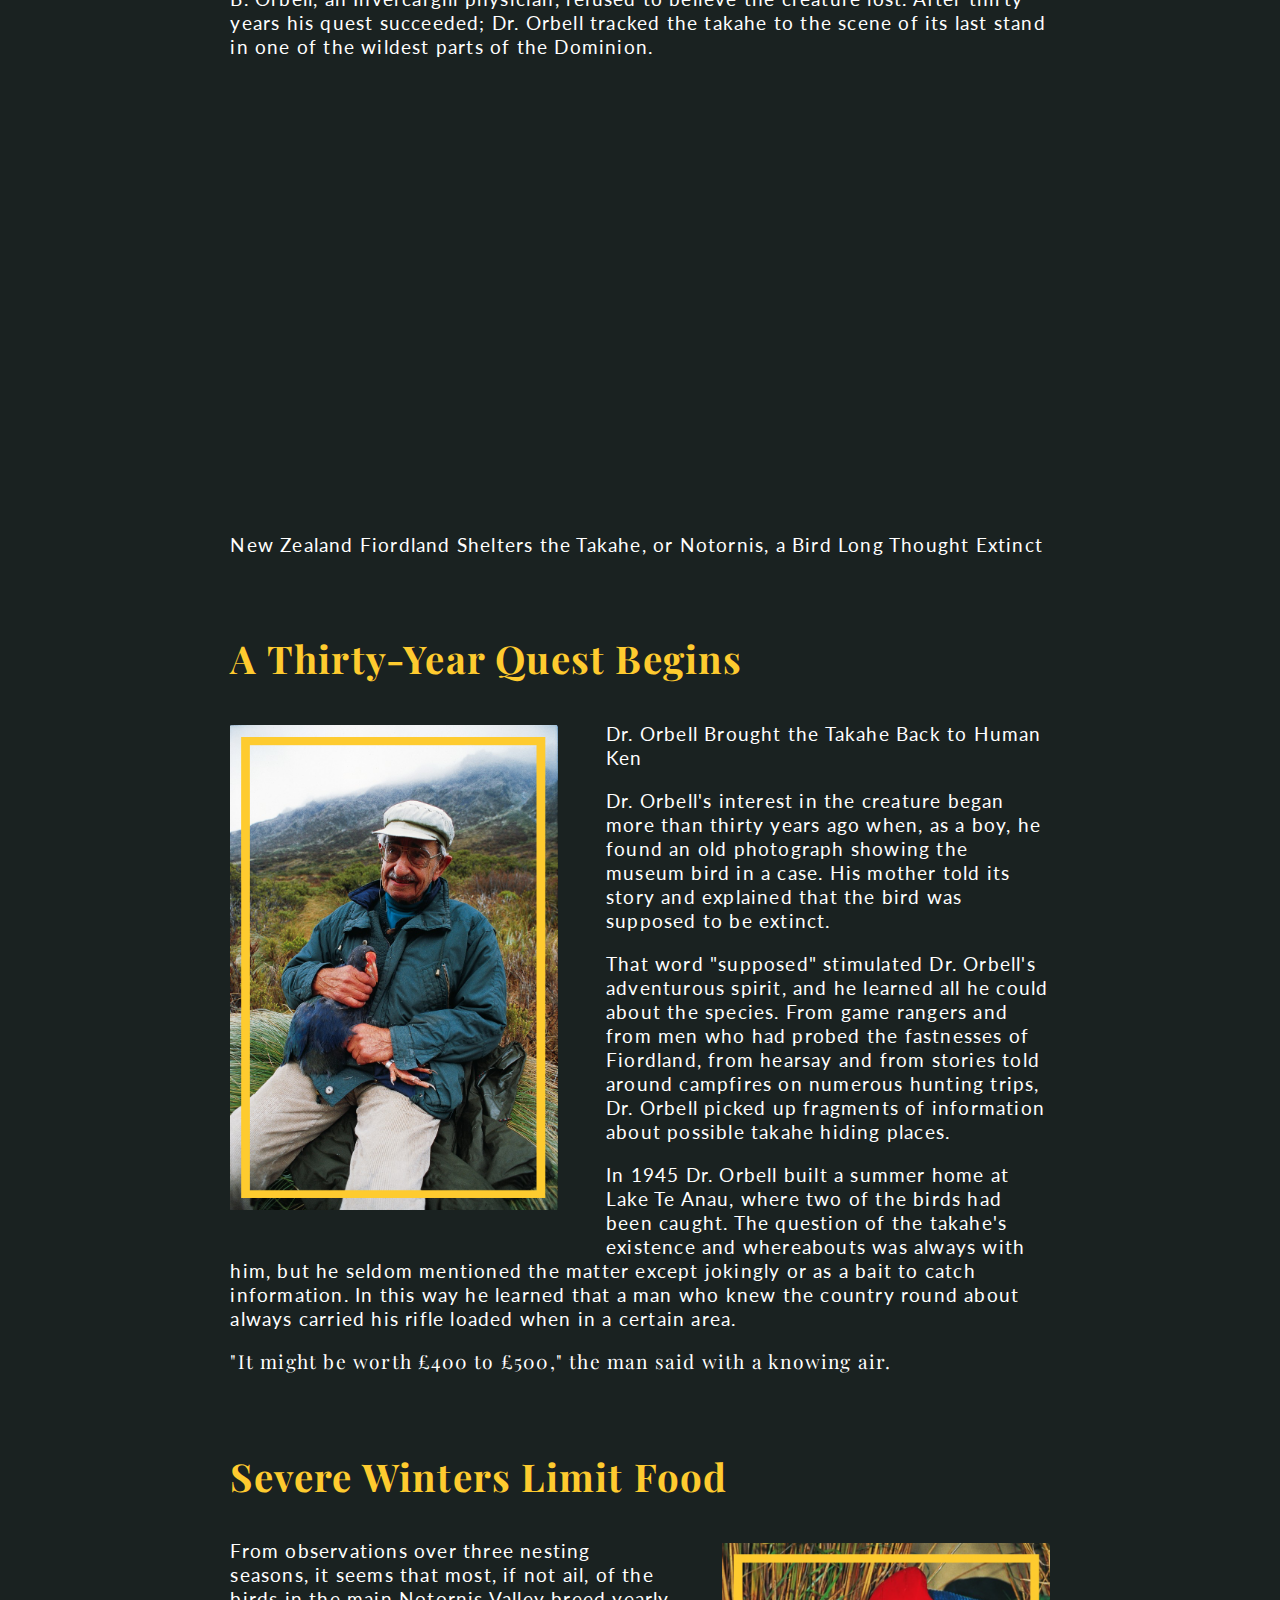
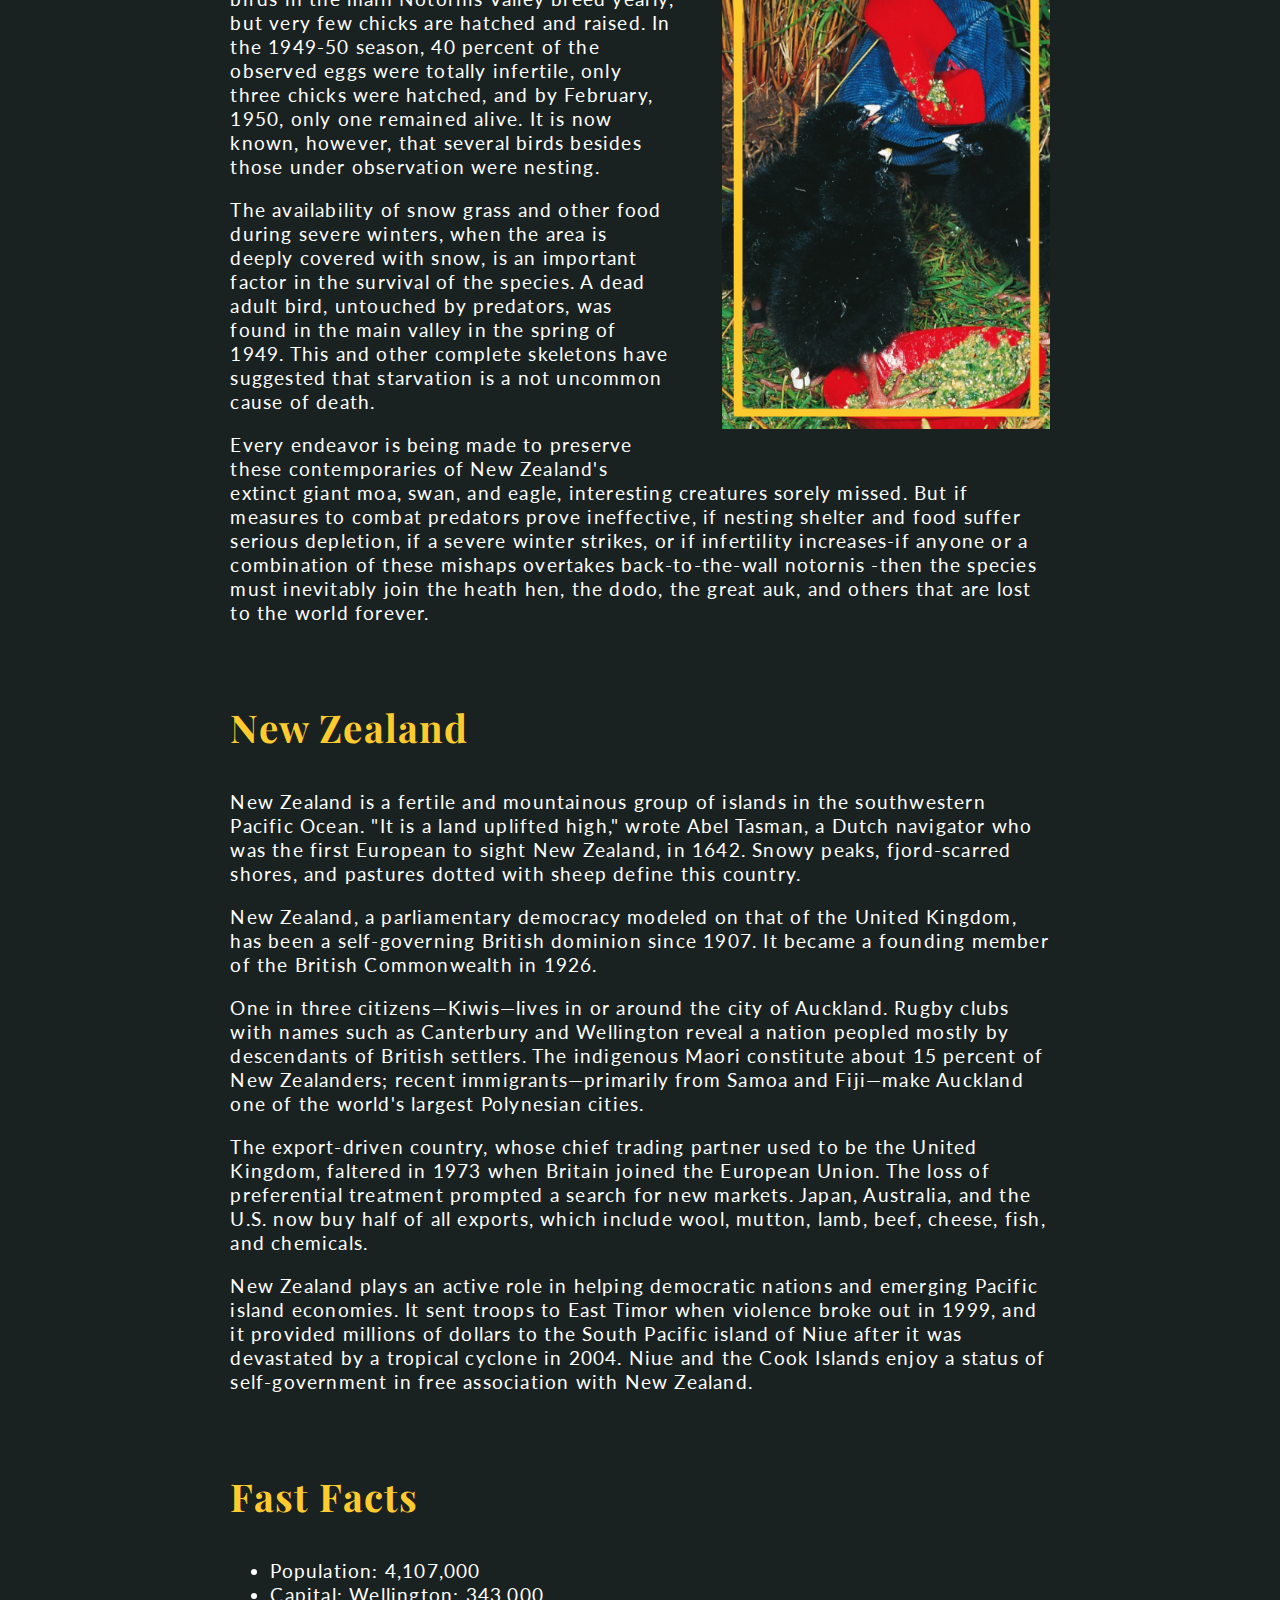
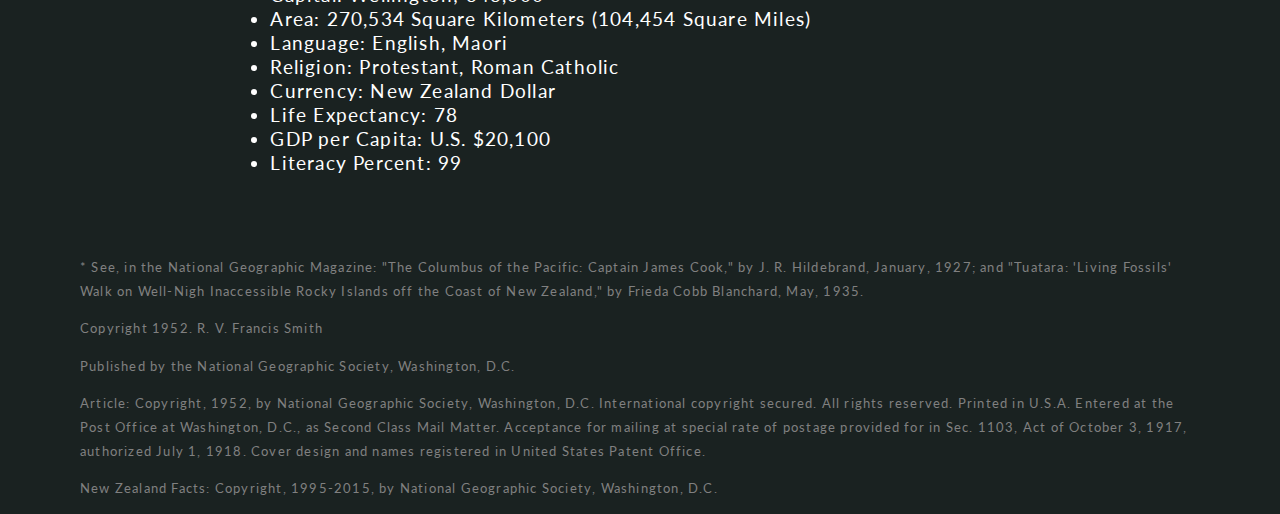
<file: experiment.html>
<!DOCTYPE html>
<html lang="en">
    <head>
        <meta charset="UTF-8">
        <title>Takahe</title>
        <link href="expcss.css" type="text/css" rel="stylesheet">
  <link href="https://fonts.googleapis.com/css?family=Lato" rel="stylesheet">
       <link href="https://fonts.googleapis.com/css?family=Playfair+Display:700" rel="stylesheet">
        
    </head>

    <body class="main">
       
        <div class="cover"> 
        
          
          
          <div class="container">
  <img class="titleblock" src="images/titleblock.png">
 
  <div class="centered"> <h1>Finding an 'Extinct' <br>New Zealand Bird<h1> </div>
</div>
           <h3>Rediscovered by a Persevering Doctor, the Flightless, Colorful Takahe, or 'Wanderer', Struggles to Survive</h3>

    <h5><i>By R. V. Francis Smith</i></h5>

           
        </div>
        
   

        <div class="arrow-container">
            <a id="content-view"><img src="images/arrow.png"></a>
        </div>
        
        
<article>

<div class="mainbody">
<section class="dark">



<img class="takahe1" src="images/takahe2.jpg">
<p>In New Zealand's rugged Fiordland a bird thought extinct for fifty years is struggling for survival. Behind the rare species in its fight for life is all the protective power of the Dominion Government.</p>

<p>Rediscovery of this flightless bird, the large, brilliant-hued native rail which the Maoris called takahea, meaning "wandering at large," excited almost as much interest in New Zealand as discovery of a living passenger pigeon would arouse in America.</p>

<p>To zoologists and bird lovers throughout the world, reappearance of takahea, now called the takahe, was a notable event. They had a scientific name for the creature–Notornis hochstetteri, the first half of which means "bird of the south"–but they knew tantalizingly little about it and had considered it lost in the limbo of vanished species.</p>

<p>To the rediscoverer, Dr. G. B. Orbell, a physician of Invercargill, New Zealand, the dramatic sight of a takahe alive came as the reward of years of patient and systematic search. Only four of the birds were known to science when he made his discovery on the shore of a lake in what is now called Notornis Valley. Since August, 1898, there had been no authentic report of one being caught, or even seen.</p>

    </section>
    
    
<section class="light"></section>
   
    <h4>Futile Wings Have Three-Foot Span</h4>

<p>A primitive type of large moor hen found only in New Zealand, the takahe is unlike any other member of the world-wide rail family to which it belongs. For example, despite its membership in an aquatic family, it avoids swamps and rivers. It does, however, share some of the clan 's characteristics, such as a large frontal shield.</p>

<p>The full-grown takahe stands some twenty inches high and weighs about six pounds. The wings, though incapable of flight, may have a three-foot span.</p>

<p>The adult bird is vividly colored. Head, neck, breast, and flanks are an iridescent indigo blue, becoming brighter on the shoulders and changing to a malachite green on the mantle. The dark rump and upper tail coverts are olive green, the abdomen and thighs purplish black, and the under tail coverts white. The powerful beak is scarlet at the base, fading outwards to a wax pink. Legs and feet are red, eyes reddish brown.</p>

<p>This brilliant color scheme is seen to full advantage only when the bird is approaching the observer or passing at right angles to him.</p>

<p>In contrast to its showy parents, the young takahe wears only a uniform, soft black down. The black beak is white-tipped, and the disproportionately large legs are a pale purple.</p>

<p>In New Zealand's ornithological history, extinction, or near extinction, has been the lot of many species as a result of settlement.</p>




 
  <div class="container1">
  <img class="quoteblock" src="images/quoteblock.png" style="width:35em;">
  
      <div class="centered1"><quote>"It originally occurred throughout forest and grass ecosystems. Today it is restricted to alpine tussock grasslands on the mainland and feeds primarily on juices from the bases of snow tussock and a species of fern rhizome. It eats introduced grasses on the islands. It usually lays two eggs and chicks can begin breeding at the end of their first year, but usually start in their second. It is long-lived, probably 14-20 years."</quote> <cite>—Heather and Robertson</cite></div>
</div>


    <p>Originally, native birds had no enemies, and the vegetation which affords them cover was not subject to browsing by animals. Under these favorable conditions many unusual forms of life, including birds of little or no power of flight, were able to survive and thrive.</p>


<table class="carrying-capacity" align="center">
 <caption> Estimated carrying capacity of islands with Takahē.</caption>
  <tr>
    <th>Island</th>
    <th>Size (ha)</th>
    <th>Habitat</th>
    <th>Number of Takahe Pairs</th>
  </tr>
  <tr>
    <td>Kapiti</td>
    <td>2023</td>
    <td>Mostly Forest</td>
    <td>&lt;10</td>
  </tr>
  <tr>
    <td>Mana</td>
    <td>217</td>
    <td>Mostly grassland</td>
    <td>>10</td>
  </tr>
  <tr>
    <td>Maud</td>
    <td>309</td>
      <td>Mixed forest/grass</td>
    <td>7-10</td>
  </tr>
  <tr>
    <td>Tiritiri</td>
    <td>210</td>
      <td>Mixed forest/grass</td>
    <td>10</td>
  
</table>

</section>

<section class="dark">

<h4>Vanished Birds Include 12-Foot Moa</h4>
    
    <img class="moa" src="images/moa.png">

    <p>Before the arrival of Capt. James Cook in 1769, birds were the dominant land vertebrates. The only land mammals were the dog, a Polynesian rat, and two species of bats. The dog and rat had been introduced by the Maoris on their second migration, about A. D. 1150. *</p>

<p>After the Maoris had caused the extinction of the huge flightless moa, one species of which was twelve feet high, European settlement brought about more extensive changes. Ferrets, stoats, and weasels were introduced to control a plague of rabbits, and these, with cats, dogs, and other predators, virtually sealed the fate of numerous native species, among them the takahe.</p>

<p>The first living takahe known to Europeans was purposely killed and eaten. It was caught by a sealing gang on Resolution Island, near the southwest end of South Island , in 1849. Two years later a party of Maoris caught a second bird in Thompson Sound, about forty miles farther north.</p>

<p>Luckily, the skins of both birds were obtained by Mr. W. D. B. Mantell, who in 1847 had discovered the semi fossil remains of the North Island variety (duly named Notornis mantelli by Sir Richard Owen, of London). The skins were sent to the British Museum.</p>

<p>Twenty-eight years passed before another specimen appeared. A rabbiter's dog caught it near the south end of Lake Te Anau. The bird was destined for the cooking pot when it was rescued by a farm manager and eventually sold to a museum in Dresden, Germany, for £105.</p>

<p>After close examination, Dr. Adolph B. Meyer of the Dresden museum found that this bird was sufficiently different from the North Island semi fossil form found by Mantell to warrant a distinct name. Accordingly, the name Notornis hochstetteri was given the present species.</p>

<p>The fourth specimen was caught by a dog on the shore of Middle Fiord of Lake Te Anau in 1898. The bird was bought by the Government for £250 to ensure that it remained in New Zealand. Preserved in the Otago Museum at Dunedin, it still is the only mounted specimen in the country, for no more takahe were known until Dr. Orbell's discovery.</p>

<p>Notornis Valley, in South Island's Murchison Mountains, lies only six miles from a main road; yet it hid the takahe from human sight for decades. From boyhood Dr. G. B. Orbell, an Invercargill physician, reiused to believe the creature lost. After thirty years his quest succeeded; Dr. Orbell tracked the takahe to the scene of its last stand in one of the wildest parts of the Dominion.</p>


<iframe src="https://www.google.com/maps/embed?pb=!1m18!1m12!1m3!1d1429870.975764314!2d167.8483071033476!3d-45.57613437737799!2m3!1f0!2f0!3f0!3m2!1i1024!2i768!4f13.1!3m3!1m2!1s0xa9d2c494ac1469d7%3A0xa00ef88e796a420!2sInvercargill%2C+New+Zealand!5e0!3m2!1sen!2suk!4v1525315360052" width="100%" height="450" frameborder="0" style="border:0" allowfullscreen></iframe>


<caption>New Zealand Fiordland Shelters the Takahe, or Notornis, a Bird Long Thought Extinct</caption>

</section>
    
    <section class="light">

    <h4>A Thirty-Year Quest Begins</h4>
    <img class="takahe1" src="images/orbell.png">
     <caption>Dr. Orbell Brought the Takahe Back to Human Ken<caption>
    
    
<p>Dr. Orbell's interest in the creature began more than thirty years ago when, as a boy, he found an old photograph showing the museum bird in a case. His mother told its story and explained that the bird was supposed to be extinct.</p>

<p>That word "supposed" stimulated Dr. Orbell's adventurous spirit, and he learned all he could about the species. From game rangers and from men who had probed the fastnesses of Fiordland, from hearsay and from stories told around campfires on numerous hunting trips, Dr. Orbell picked up fragments of information about possible takahe hiding places.</p>

<p>In 1945 Dr. Orbell built a summer home at Lake Te Anau, where two of the birds had been caught. The question of the takahe's existence and whereabouts was always with him, but he seldom mentioned the matter except jokingly or as a bait to catch information. In this way he learned that a man who knew the country round about always carried his rifle loaded when in a certain area.</p>

<quote>"It might be worth £400 to £500," the man said with a knowing air.</quote>



    
   

</section>

<section class="dark">

<h4>Severe Winters Limit Food</h4>

<img class="moa" src="images/chicks.png">

<p>From observations over three nesting seasons, it seems that most, if not ail, of the birds in the main Notornis Valley breed yearly, but very few chicks are hatched and raised. In the 1949-50 season, 40 percent of the observed eggs were totally infertile, only three chicks were hatched, and by February, 1950, only one remained alive. It is now known, however, that several birds besides those under observation were nesting.</p>

<p>The availability of snow grass and other food during severe winters, when the area is deeply covered with snow, is an important factor in the survival of the species. A dead adult bird, untouched by predators, was found in the main valley in the spring of 1949. This and other complete skeletons have suggested that starvation is a not uncommon cause of death.</p>

<p>Every endeavor is being made to preserve these contemporaries of New Zealand's extinct giant moa, swan, and eagle, interesting creatures sorely missed. But if measures to combat predators prove ineffective, if nesting shelter and food suffer serious depletion, if a severe winter strikes, or if infertility increases-if anyone or a combination of these mishaps overtakes back-to-the-wall notornis -then the species must inevitably join the heath hen, the dodo, the great auk, and others that are lost to the world forever.</p>

</section>
    
    <section class="light">

    <h4>New Zealand</h4>

<p>New Zealand is a fertile and mountainous group of islands in the southwestern Pacific Ocean. "It is a land uplifted high," wrote Abel Tasman, a Dutch navigator who was the first European to sight New Zealand, in 1642. Snowy peaks, fjord-scarred shores, and pastures dotted with sheep define this country.</p>

<p>New Zealand, a parliamentary democracy modeled on that of the United Kingdom, has been a self-governing British dominion since 1907. It became a founding member of the British Commonwealth in 1926.</p>

<p>One in three citizens—Kiwis—lives in or around the city of Auckland. Rugby clubs with names such as Canterbury and Wellington reveal a nation peopled mostly by descendants of British settlers. The indigenous Maori constitute about 15 percent of New Zealanders; recent immigrants—primarily from Samoa and Fiji—make Auckland one of the world's largest Polynesian cities.</p>

<p>The export-driven country, whose chief trading partner used to be the United Kingdom, faltered in 1973 when Britain joined the European Union. The loss of preferential treatment prompted a search for new markets. Japan, Australia, and the U.S. now buy half of all exports, which include wool, mutton, lamb, beef, cheese, fish, and chemicals.</p>

<p>New Zealand plays an active role in helping democratic nations and emerging Pacific island economies. It sent troops to East Timor when violence broke out in 1999, and it provided millions of dollars to the South Pacific island of Niue after it was devastated by a tropical cyclone in 2004. Niue and the Cook Islands enjoy a status of self-government in free association with New Zealand.</p>

</section>

<h4>Fast Facts</h4>

 <ul>
    <li>Population: 4,107,000</li>
    <li>Capital: Wellington; 343,000</li>
    <li>Area: 270,534 Square Kilometers (104,454 Square Miles)</li>
    <li>Language: English, Maori</li>
    <li>Religion: Protestant, Roman Catholic</li>
    <li>Currency: New Zealand Dollar</li>
    <li>Life Expectancy: 78</li>
    <li>GDP per Capita: U.S. $20,100</li>
    <li>Literacy Percent: 99</li>
    </ul>

</div>
<footer class="footer">
    
    <small>

    <p>* See, in the National Geographic Magazine: "The Columbus of the Pacific: Captain James Cook," by J. R. Hildebrand, January, 1927; and "Tuatara: 'Living Fossils' Walk on Well-Nigh Inaccessible Rocky Islands off the Coast of New Zealand," by Frieda Cobb Blanchard, May, 1935.</p>



<p>Copyright 1952. R. V. Francis Smith</p>



<p>Published by the National Geographic Society, Washington, D.C.</p>

<p>Article: Copyright, 1952, by National Geographic Society, Washington, D.C. International copyright secured. All rights reserved. Printed in U.S.A. Entered at the Post Office at Washington, D.C., as Second Class Mail Matter. Acceptance for mailing at special rate of postage provided for in Sec. 1103, Act of October 3, 1917, authorized July 1, 1918. Cover design and names registered in United States Patent Office.</p>

<p>New Zealand Facts: Copyright, 1995-2015, by National Geographic Society, Washington, D.C.</p>
    </small>
    </footer>







        
        
        

       

            
              </article>   
           
    

    </body>

</html>
</file>
<file: style.css>
body { font-family: 'Lato', sans-serif;
    
overflow-x: hidden;
    margin: 0;
    background: #1a2221;
     color: white

;
    
    
}

section {margin-bottom: 10em;}

h1 { text-align: center; color: white; font-size: 3em; text-shadow: 2px 2px 100px #000000; line-height: 1.2em; font-family: 'Playfair Display', serif; }

h3 {text-align: center; color: white; font-size: 1.5em; text-shadow: 2px 2px 75px #000000 ;
margin-left: 16em; margin-right: 16em; margin-top;5em;line-height: 1.2em}

h4 {font-family: 'Playfair Display', serif; font-size: 2em; padding-top: 1em; color: #fecb2f}

h5 {text-align: center; color: #fecb2f; font-size: 1em; text-shadow: 2px 2px 75px #000000; font-family: 'Playfair Display', serif;}


quote { text-align: center; color: white; font-size: 1em;  line-height: 1.2em; font-family: 'Playfair Display', serif; }

cite {text-align: center; color: white; font-size: .5em;  line-height: 1.2em; font-family: 'Lato', sans-serif;;}


    
.main { 
    text-align: left;
    line-height: 150%;
    letter-spacing: 1.2px;}
 
.mainbody {margin-left: 12em;
margin-right: 12em;
    margin-top: 2em;
font-size: 1.2em}
  
    
    .line {width: 70%; color:7cad91; margin-bottom: 5em; border: none;
    height: 8px;
background-color: #fecb2f}


div.cover{
    width: 100vw;
    position: relative;
    display: inline-block;
    padding-bottom: 42%;
}

.main div.cover {
    background: url(./images/taksplash1.jpg) top center/100% repeat space;
    background-attachment: fixed;
}

.titleblock {width: 35em; display: flex;
    display: block; margin-left: auto; margin-right: auto; margin-top: 12em;}

    
.quoteblock {margin-top: 2em; margin-bottom: 2em;
}



.arrow-container {
    display: flex;
    justify-content: center;
    padding-top: 2em;
}

.arrow-container img {
    max-width: 3em;
}


.container {
    position: relative;
    text-align: center;
    color: white;
}


.centered {
    position: absolute;
    top: 50%;
    left: 50%;
    transform: translate(-50%, -50%);
}

.container1 {
    position: relative;
    text-align: center;
    color: white;
}


.centered1 {
    position: absolute;
    top: 50%;
    left: 50%;
    transform: translate(-50%, -50%);
    
}




.takahe1 {float:left; width:40%; padding-right: 2.5em; padding-bottom: 2.3em; padding-top: .2em}

.moa {float:right; width:40%; padding-left: 2.5em; padding-bottom: 2.3em; padding-top: .2em}





caption {/*float: left;*/ 
    padding-bottom: 1em; 
    padding-top: 1em; 
    font-family: 'Playfair Display', serif; 
    font-size: 1.247em;
    text-align: left;
}

.carrying-capacity {
    width: 100%;
    display: flex;
    
    display: block; 
    margin-left: auto; 
    margin-right: auto;
    border-collapse: collapse;
     margin-bottom: 10em;
}

.carrying-capacity td, .carrying-capacity th {
    border: 1px solid ;
    padding: 8px;
}


.carrying-capacity tr:hover {background-color: #fecb2f;}

.carrying-capacity th {
    padding-top: 12px;
    padding-bottom: 12px;
    text-align: left;
    background-color: #1c2423;
    color: #fecb2f;
}

.yella {color:#fecb2f }
ul{ list-style-type: none;
margin-left: -2em;
line-height: 1.6em}

.footer {color:grey; margin-left: 5em; margin-right: 5em; margin-top: 5em;}
</file>
<file: expcss.css>
body { font-family: 'Lato', sans-serif;
    
overflow-x: hidden;
    margin: 0;
    background: #1a2221;
     color: white

;
    
    
}


h1 { text-align: center; color: white; font-size: 3em; text-shadow: 2px 2px 100px #000000; line-height: 1.2em; font-family: 'Playfair Display', serif; }

h3 {text-align: center; color: white; font-size: 1.5em; text-shadow: 2px 2px 75px #000000 ;
margin-left: 16em; margin-right: 16em; margin-top;5em;line-height: 1.2em}

h4 {font-family: 'Playfair Display', serif; font-size: 2em; padding-top: 1em; color: #fecb2f}

h5 {text-align: center; color: #fecb2f; font-size: 1em; text-shadow: 2px 2px 75px #000000; font-family: 'Playfair Display', serif;}


quote { text-align: center; color: white; font-size: 1em;  line-height: 1.2em; font-family: 'Playfair Display', serif; }

cite {text-align: center; color: white; font-size: .5em;  line-height: 1.2em; font-family: 'Lato', sans-serif;;}


    
.main { 
    text-align: left;
    line-height: 150%;
    letter-spacing: 1.2px;}
 
.mainbody {margin-left: 12em;
margin-right: 12em;
    margin-top: 2em;
font-size: 1.2em}
  
    
    


div.cover{
    width: 100vw;
    position: relative;
    display: inline-block;
    padding-bottom: 42%;
}

.main div.cover {
    background: url(./images/taksplash1.jpg) top center/100% repeat space;
    background-attachment: fixed;
}

.titleblock {width: 35em; display: flex;
    display: block; margin-left: auto; margin-right: auto; margin-top: 12em;}

    
.quoteblock {margin-top: 2em; margin-bottom: 2em;
}



.arrow-container {
    display: flex;
    justify-content: center;
    padding-top: 2em;
}

.arrow-container img {
    max-width: 3em;
}


.container {
    position: relative;
    text-align: center;
    color: white;
}


.centered {
    position: absolute;
    top: 50%;
    left: 50%;
    transform: translate(-50%, -50%);
}

.container1 {
    position: relative;
    text-align: center;
    color: white;
}


.centered1 {
    position: absolute;
    top: 50%;
    left: 50%;
    transform: translate(-50%, -50%);
    
}




.takahe1 {float:left; width:40%; padding-right: 2.5em; padding-bottom: 2.3em; padding-top: .2em}

.moa {float:right; width:40%; padding-left: 2.5em; padding-bottom: 2.3em; padding-top: .2em}





caption {/*float: left;*/ 
    padding-bottom: 1em; 
    padding-top: 1em; 
    font-family: 'Playfair Display', serif; 
    font-size: 1.247em;
    text-align: left;
}

.carrying-capacity {
    width: 100%;
    display: flex;
    
    display: block; 
    margin-left: auto; 
    margin-right: auto;
    border-collapse: collapse;
}

.carrying-capacity td, .carrying-capacity th {
    border: 1px solid ;
    padding: 8px;
}


.carrying-capacity tr:hover {background-color: #fecb2f;}

.carrying-capacity th {
    padding-top: 12px;
    padding-bottom: 12px;
    text-align: left;
    background-color: #1c2423;
    color: #fecb2f;
}


.footer {color:grey; margin-left: 5em; margin-right: 5em; margin-top: 5em;}
</file>
